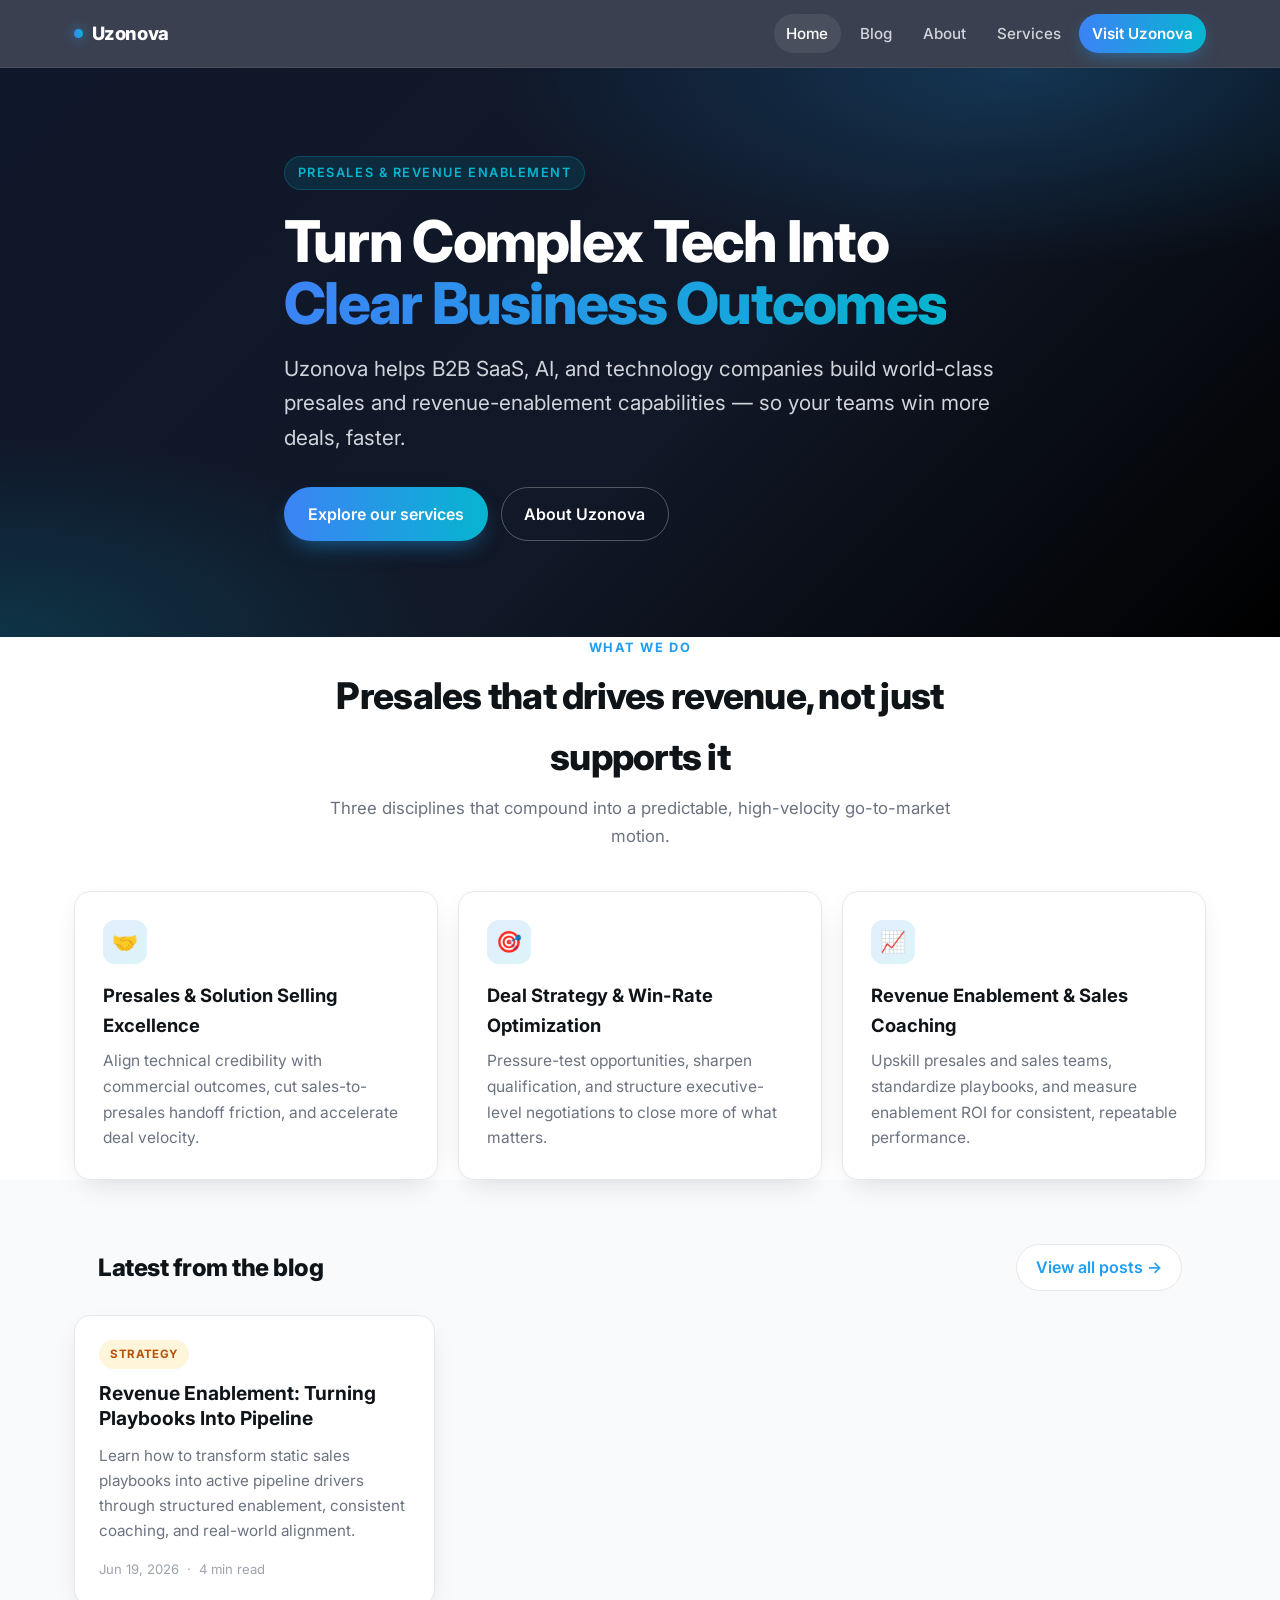
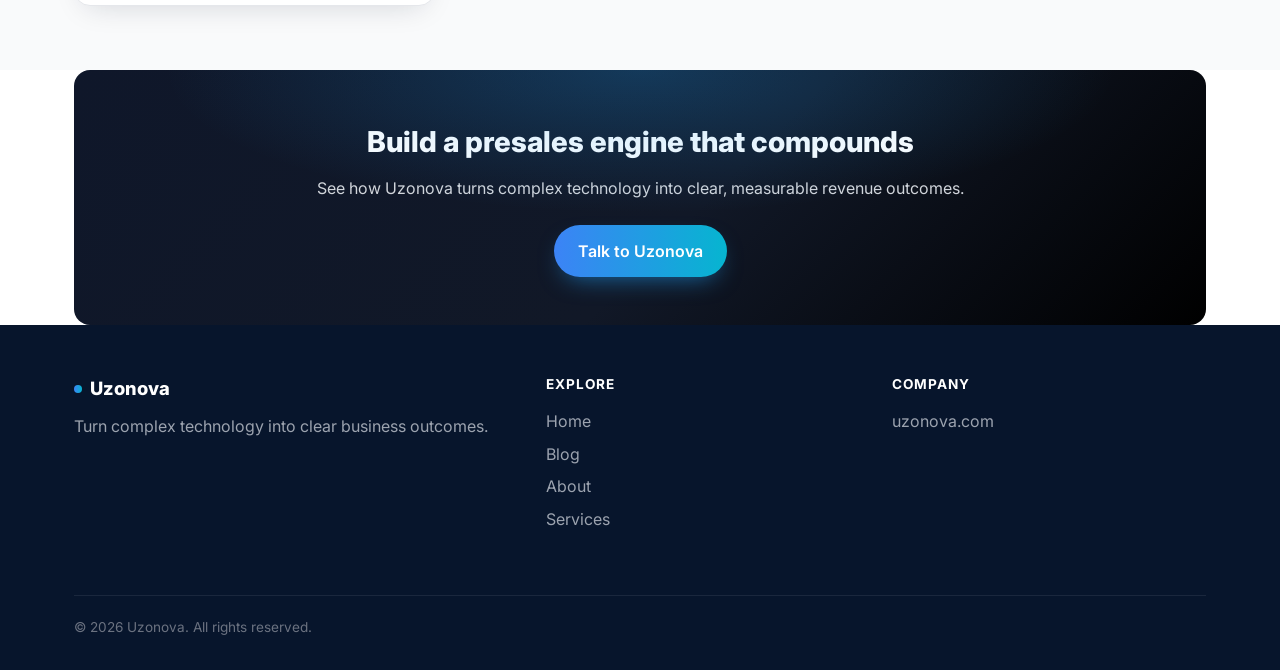
<file: docs/index.html>
<!DOCTYPE html>
<html lang="en">
<head>
  <meta charset="UTF-8">
  <meta name="viewport" content="width=device-width, initial-scale=1.0">
  <title>Uzonova — Presales &amp; Revenue Enablement for B2B Tech</title>
  <meta name="description" content="Uzonova helps B2B SaaS, AI, and technology companies build world-class presales and revenue-enablement capabilities — win more deals, faster.">
  <meta property="og:title" content="Uzonova — Presales &amp; Revenue Enablement for B2B Tech">
  <meta property="og:description" content="Build world-class presales and revenue-enablement capabilities. Turn complex technology into clear business outcomes.">
  <meta property="og:type" content="website">
  <meta property="og:url" content="https://agentgrow-io.github.io/uzonova/">
  <link rel="canonical" href="https://agentgrow-io.github.io/uzonova/">
  <link rel="stylesheet" href="css/blog.css">
</head>
<body>
  <div id="site-header"></div>

  <section class="hero">
    <div class="container-narrow">
      <span class="tag">Presales &amp; Revenue Enablement</span>
      <h1>Turn Complex Tech Into <span class="grad-text">Clear Business Outcomes</span></h1>
      <p class="subtitle">Uzonova helps B2B SaaS, AI, and technology companies build world-class presales and revenue-enablement capabilities — so your teams win more deals, faster.</p>
      <div class="hero-cta">
        <a class="btn-lime" href="services.html">Explore our services</a>
        <a class="btn-outline" href="about.html">About Uzonova</a>
      </div>
    </div>
  </section>

  <section class="container">
    <div class="section-head reveal">
      <p class="eyebrow">What we do</p>
      <h2>Presales that drives revenue, not just supports it</h2>
      <p>Three disciplines that compound into a predictable, high-velocity go-to-market motion.</p>
    </div>
    <div class="feature-grid">
      <div class="feature reveal"><div class="ic">🤝</div><h3>Presales &amp; Solution Selling Excellence</h3><p>Align technical credibility with commercial outcomes, cut sales-to-presales handoff friction, and accelerate deal velocity.</p></div>
      <div class="feature reveal"><div class="ic">🎯</div><h3>Deal Strategy &amp; Win-Rate Optimization</h3><p>Pressure-test opportunities, sharpen qualification, and structure executive-level negotiations to close more of what matters.</p></div>
      <div class="feature reveal"><div class="ic">📈</div><h3>Revenue Enablement &amp; Sales Coaching</h3><p>Upskill presales and sales teams, standardize playbooks, and measure enablement ROI for consistent, repeatable performance.</p></div>
    </div>
  </section>

  <section class="blog-section">
    <div class="container">
      <div class="scroller-head reveal" style="margin-bottom:1.5rem">
        <h2>Latest from the blog</h2>
        <a href="blog.html" style="display:inline-flex;align-items:center;gap:.4rem;color:var(--azure);font-weight:600;border:1px solid var(--gray-200);background:#fff;padding:.6rem 1.2rem;border-radius:var(--radius-pill)">View all posts &rarr;</a>
      </div>
      <div class="card-grid" id="latest-posts"></div>
      <div class="empty-state" id="latest-empty" style="display:none">
        <p style="font-size:1.125rem;font-weight:600;color:var(--ink)">First post coming soon.</p>
        <p>Insights on presales, solution selling, and revenue enablement are on the way.</p>
      </div>
    </div>
  </section>

  <section class="container">
    <div class="cta-band reveal">
      <h2>Build a presales engine that compounds</h2>
      <p>See how Uzonova turns complex technology into clear, measurable revenue outcomes.</p>
      <a class="btn-lime" href="https://uzonova.com/" target="_blank" rel="noopener">Talk to Uzonova</a>
    </div>
  </section>

  <div id="site-footer"></div>
  <script src="js/site.js" defer></script>
</body>
</html>
</file>
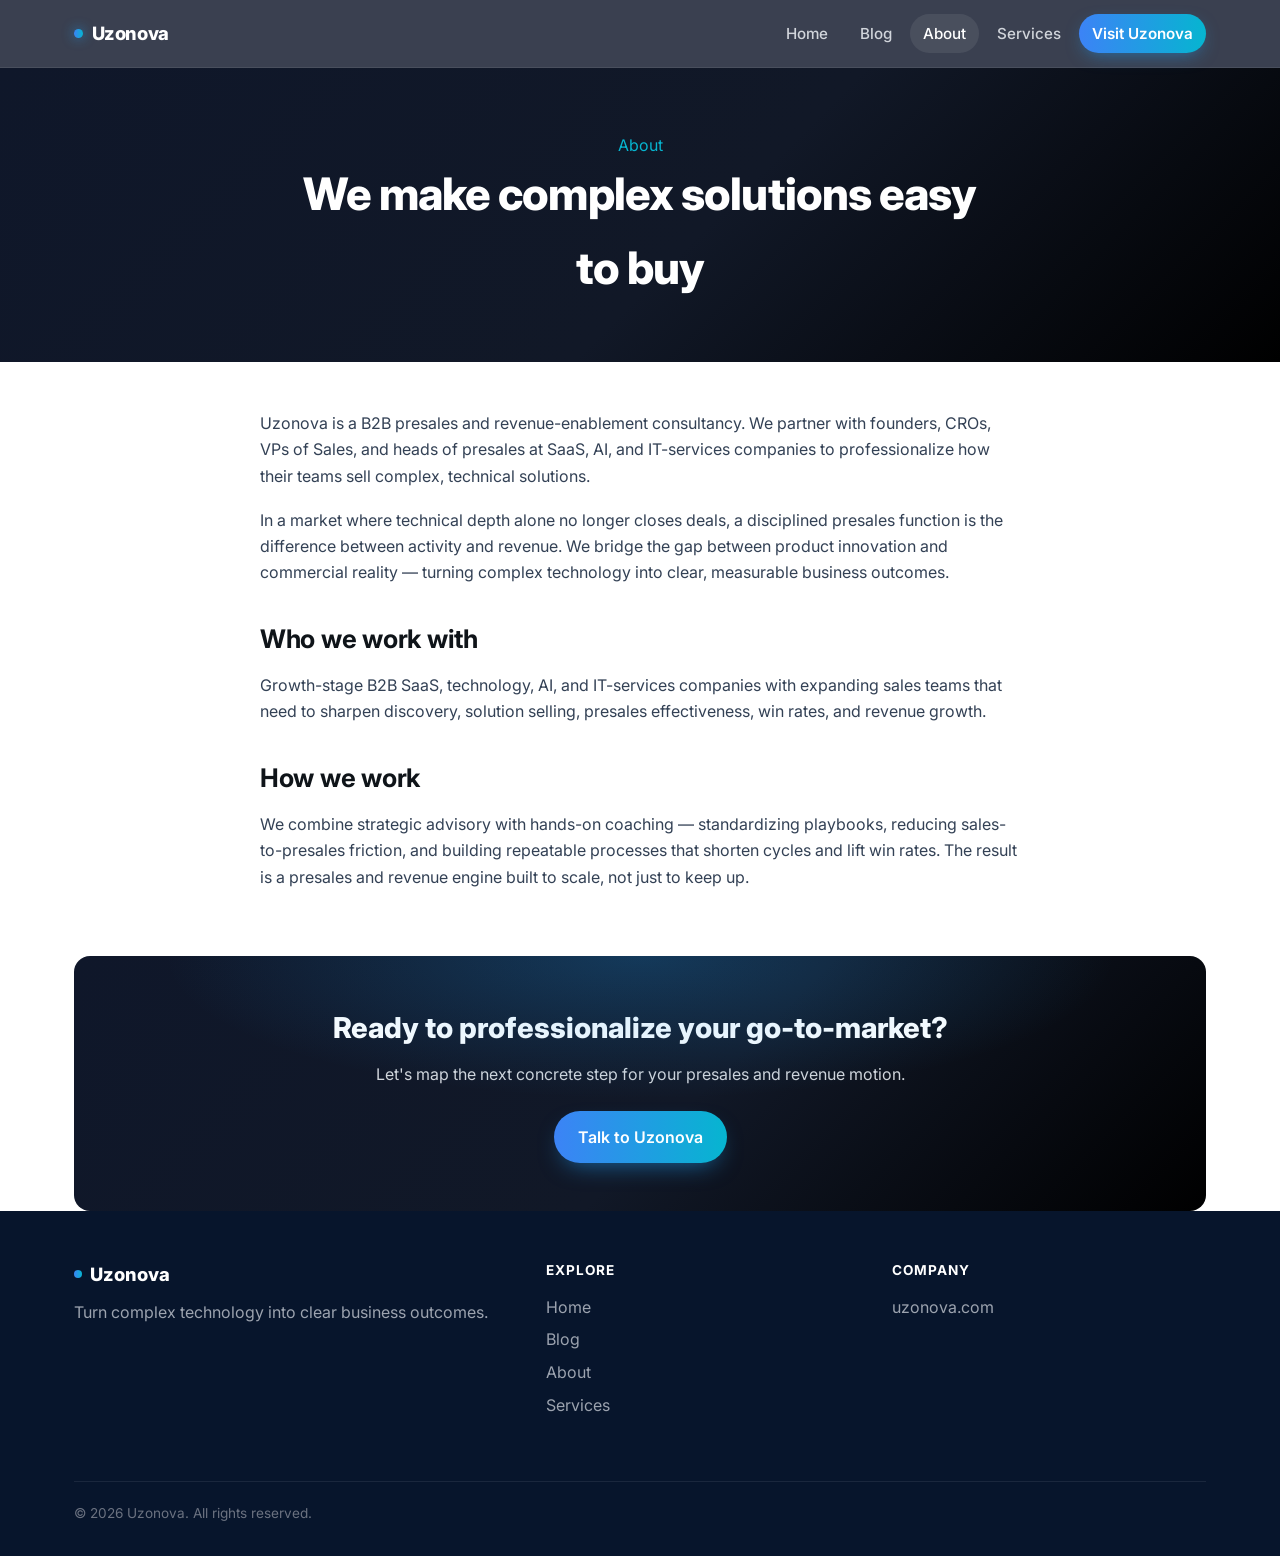
<file: docs/about.html>
<!DOCTYPE html>
<html lang="en">
<head>
  <meta charset="UTF-8">
  <meta name="viewport" content="width=device-width, initial-scale=1.0">
  <title>About — Uzonova</title>
  <meta name="description" content="Uzonova is a B2B presales and revenue-enablement consultancy helping SaaS, AI, and technology companies professionalize how they sell complex solutions.">
  <meta property="og:title" content="About — Uzonova">
  <meta property="og:description" content="A B2B presales and revenue-enablement consultancy for SaaS, AI, and technology companies.">
  <meta property="og:type" content="website">
  <meta property="og:url" content="https://agentgrow-io.github.io/uzonova/about.html">
  <link rel="canonical" href="https://agentgrow-io.github.io/uzonova/about.html">
  <link rel="stylesheet" href="css/blog.css">
</head>
<body>
  <div id="site-header"></div>

  <section class="page-hero">
    <div class="container-narrow">
      <span class="tag">About</span>
      <h1>We make complex solutions easy to buy</h1>
    </div>
  </section>

  <section class="container-narrow article-body reveal">
    <p>Uzonova is a B2B presales and revenue-enablement consultancy. We partner with founders, CROs, VPs of Sales, and heads of presales at SaaS, AI, and IT-services companies to professionalize how their teams sell complex, technical solutions.</p>
    <p>In a market where technical depth alone no longer closes deals, a disciplined presales function is the difference between activity and revenue. We bridge the gap between product innovation and commercial reality — turning complex technology into clear, measurable business outcomes.</p>
    <h2>Who we work with</h2>
    <p>Growth-stage B2B SaaS, technology, AI, and IT-services companies with expanding sales teams that need to sharpen discovery, solution selling, presales effectiveness, win rates, and revenue growth.</p>
    <h2>How we work</h2>
    <p>We combine strategic advisory with hands-on coaching — standardizing playbooks, reducing sales-to-presales friction, and building repeatable processes that shorten cycles and lift win rates. The result is a presales and revenue engine built to scale, not just to keep up.</p>
  </section>

  <section class="container">
    <div class="cta-band reveal">
      <h2>Ready to professionalize your go-to-market?</h2>
      <p>Let's map the next concrete step for your presales and revenue motion.</p>
      <a class="btn-lime" href="https://uzonova.com/" target="_blank" rel="noopener">Talk to Uzonova</a>
    </div>
  </section>

  <div id="site-footer"></div>
  <script src="js/site.js" defer></script>
</body>
</html>
</file>
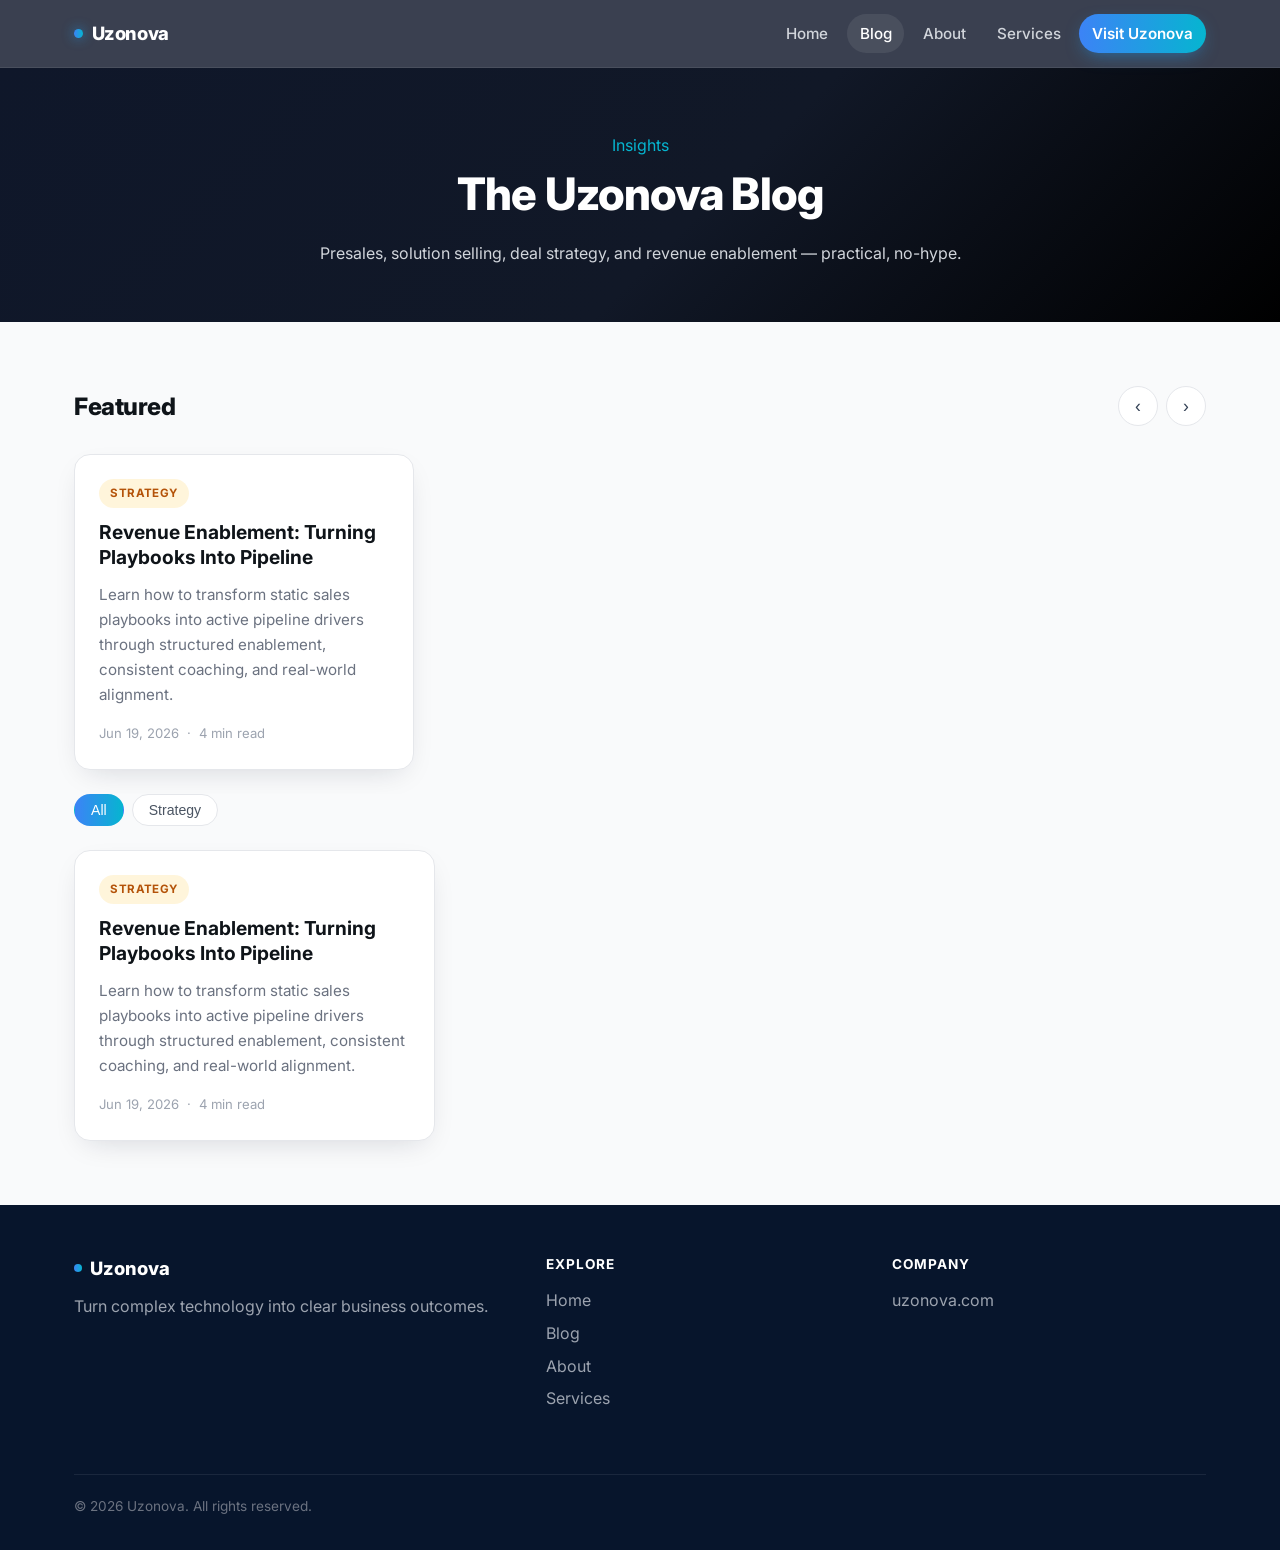
<file: docs/blog.html>
<!DOCTYPE html>
<html lang="en">
<head>
  <meta charset="UTF-8">
  <meta name="viewport" content="width=device-width, initial-scale=1.0">
  <title>Blog — Uzonova</title>
  <meta name="description" content="Insights on presales, solution selling, deal strategy, and revenue enablement for B2B SaaS and technology teams — from Uzonova.">
  <meta property="og:title" content="Blog — Uzonova">
  <meta property="og:description" content="Presales, solution selling, and revenue-enablement insights for B2B technology teams.">
  <meta property="og:type" content="website">
  <meta property="og:url" content="https://agentgrow-io.github.io/uzonova/blog.html">
  <link rel="canonical" href="https://agentgrow-io.github.io/uzonova/blog.html">
  <link rel="stylesheet" href="css/blog.css">
</head>
<body>
  <div id="site-header"></div>

  <section class="page-hero">
    <div class="container-narrow">
      <span class="tag">Insights</span>
      <h1>The Uzonova Blog</h1>
      <p class="subtitle" style="color:var(--gray-300);margin-top:.5rem">Presales, solution selling, deal strategy, and revenue enablement — practical, no-hype.</p>
    </div>
  </section>

  <section class="blog-section">
    <div class="blog-featured">
      <div class="scroller-head reveal">
        <h2>Featured</h2>
        <div class="scroller-ctrls">
          <button data-scroll="prev" aria-label="Scroll left">&#8249;</button>
          <button data-scroll="next" aria-label="Scroll right">&#8250;</button>
        </div>
      </div>
      <div class="scroller" id="featured-scroller"></div>
    </div>
    <div class="container">
      <div class="filters" id="filters"></div>
      <div class="card-grid" id="posts-grid"></div>
      <div class="empty-state" id="empty-state" style="display:none">
        <p style="font-size:1.125rem;font-weight:600;color:var(--ink)">First post coming soon.</p>
        <p>Insights on presales, solution selling, and revenue enablement are on the way.</p>
      </div>
    </div>
  </section>

  <div id="site-footer"></div>
  <script src="js/site.js" defer></script>
</body>
</html>
</file>
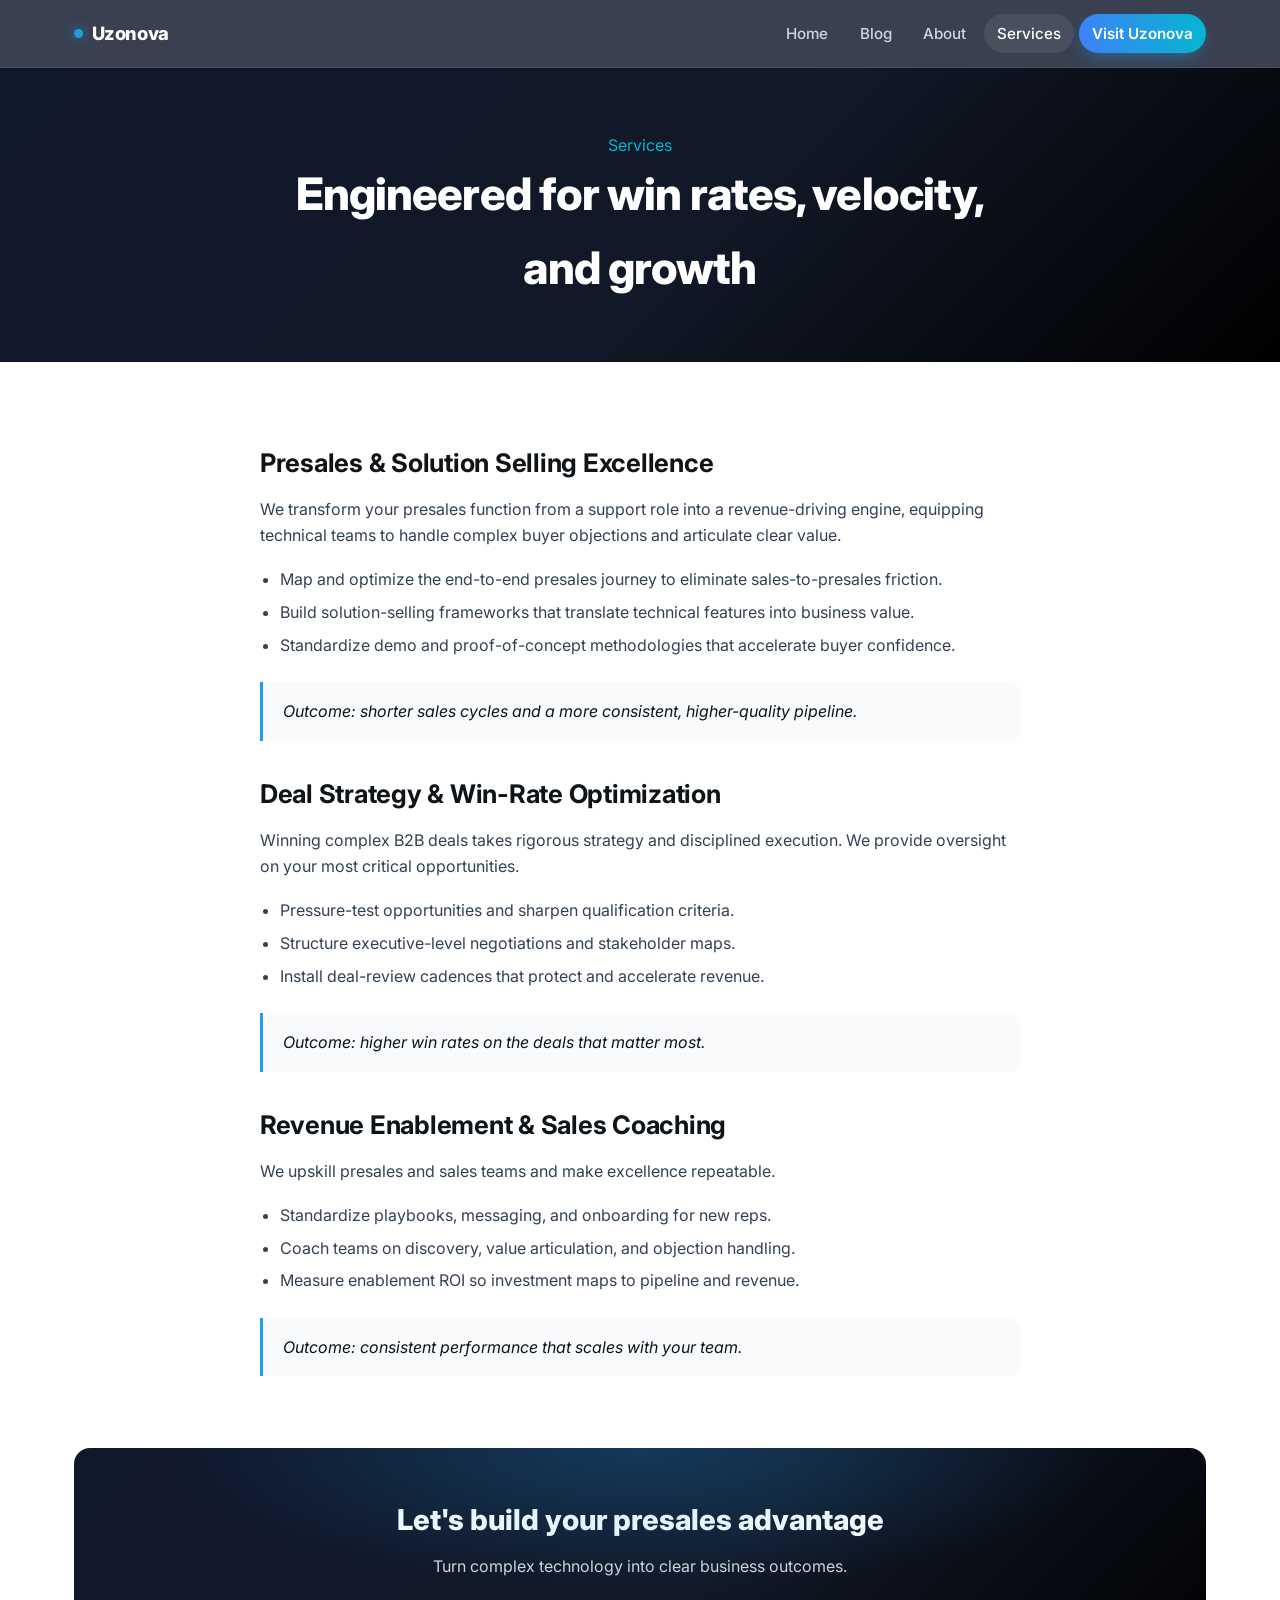
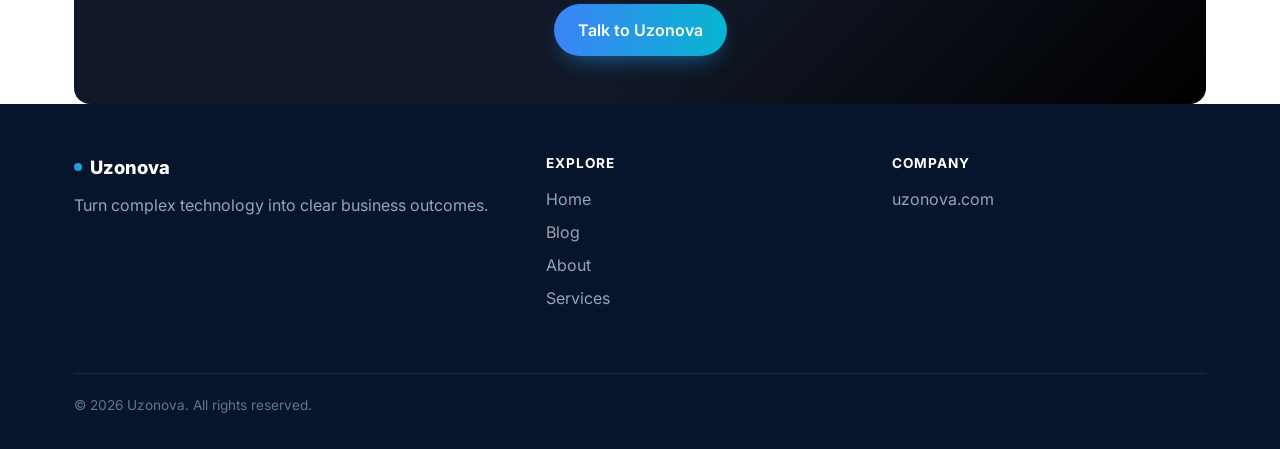
<file: docs/services.html>
<!DOCTYPE html>
<html lang="en">
<head>
  <meta charset="UTF-8">
  <meta name="viewport" content="width=device-width, initial-scale=1.0">
  <title>Services — Uzonova</title>
  <meta name="description" content="Uzonova services: presales &amp; solution selling excellence, deal strategy &amp; win-rate optimization, and revenue enablement &amp; sales coaching.">
  <meta property="og:title" content="Services — Uzonova">
  <meta property="og:description" content="Presales excellence, deal strategy, and revenue enablement for B2B technology teams.">
  <meta property="og:type" content="website">
  <meta property="og:url" content="https://agentgrow-io.github.io/uzonova/services.html">
  <link rel="canonical" href="https://agentgrow-io.github.io/uzonova/services.html">
  <link rel="stylesheet" href="css/blog.css">
</head>
<body>
  <div id="site-header"></div>

  <section class="page-hero">
    <div class="container-narrow">
      <span class="tag">Services</span>
      <h1>Engineered for win rates, velocity, and growth</h1>
    </div>
  </section>

  <section class="container-narrow article-body reveal">
    <h2>Presales &amp; Solution Selling Excellence</h2>
    <p>We transform your presales function from a support role into a revenue-driving engine, equipping technical teams to handle complex buyer objections and articulate clear value.</p>
    <ul>
      <li>Map and optimize the end-to-end presales journey to eliminate sales-to-presales friction.</li>
      <li>Build solution-selling frameworks that translate technical features into business value.</li>
      <li>Standardize demo and proof-of-concept methodologies that accelerate buyer confidence.</li>
    </ul>
    <blockquote>Outcome: shorter sales cycles and a more consistent, higher-quality pipeline.</blockquote>

    <h2>Deal Strategy &amp; Win-Rate Optimization</h2>
    <p>Winning complex B2B deals takes rigorous strategy and disciplined execution. We provide oversight on your most critical opportunities.</p>
    <ul>
      <li>Pressure-test opportunities and sharpen qualification criteria.</li>
      <li>Structure executive-level negotiations and stakeholder maps.</li>
      <li>Install deal-review cadences that protect and accelerate revenue.</li>
    </ul>
    <blockquote>Outcome: higher win rates on the deals that matter most.</blockquote>

    <h2>Revenue Enablement &amp; Sales Coaching</h2>
    <p>We upskill presales and sales teams and make excellence repeatable.</p>
    <ul>
      <li>Standardize playbooks, messaging, and onboarding for new reps.</li>
      <li>Coach teams on discovery, value articulation, and objection handling.</li>
      <li>Measure enablement ROI so investment maps to pipeline and revenue.</li>
    </ul>
    <blockquote>Outcome: consistent performance that scales with your team.</blockquote>
  </section>

  <section class="container">
    <div class="cta-band reveal">
      <h2>Let's build your presales advantage</h2>
      <p>Turn complex technology into clear business outcomes.</p>
      <a class="btn-lime" href="https://uzonova.com/" target="_blank" rel="noopener">Talk to Uzonova</a>
    </div>
  </section>

  <div id="site-footer"></div>
  <script src="js/site.js" defer></script>
</body>
</html>
</file>
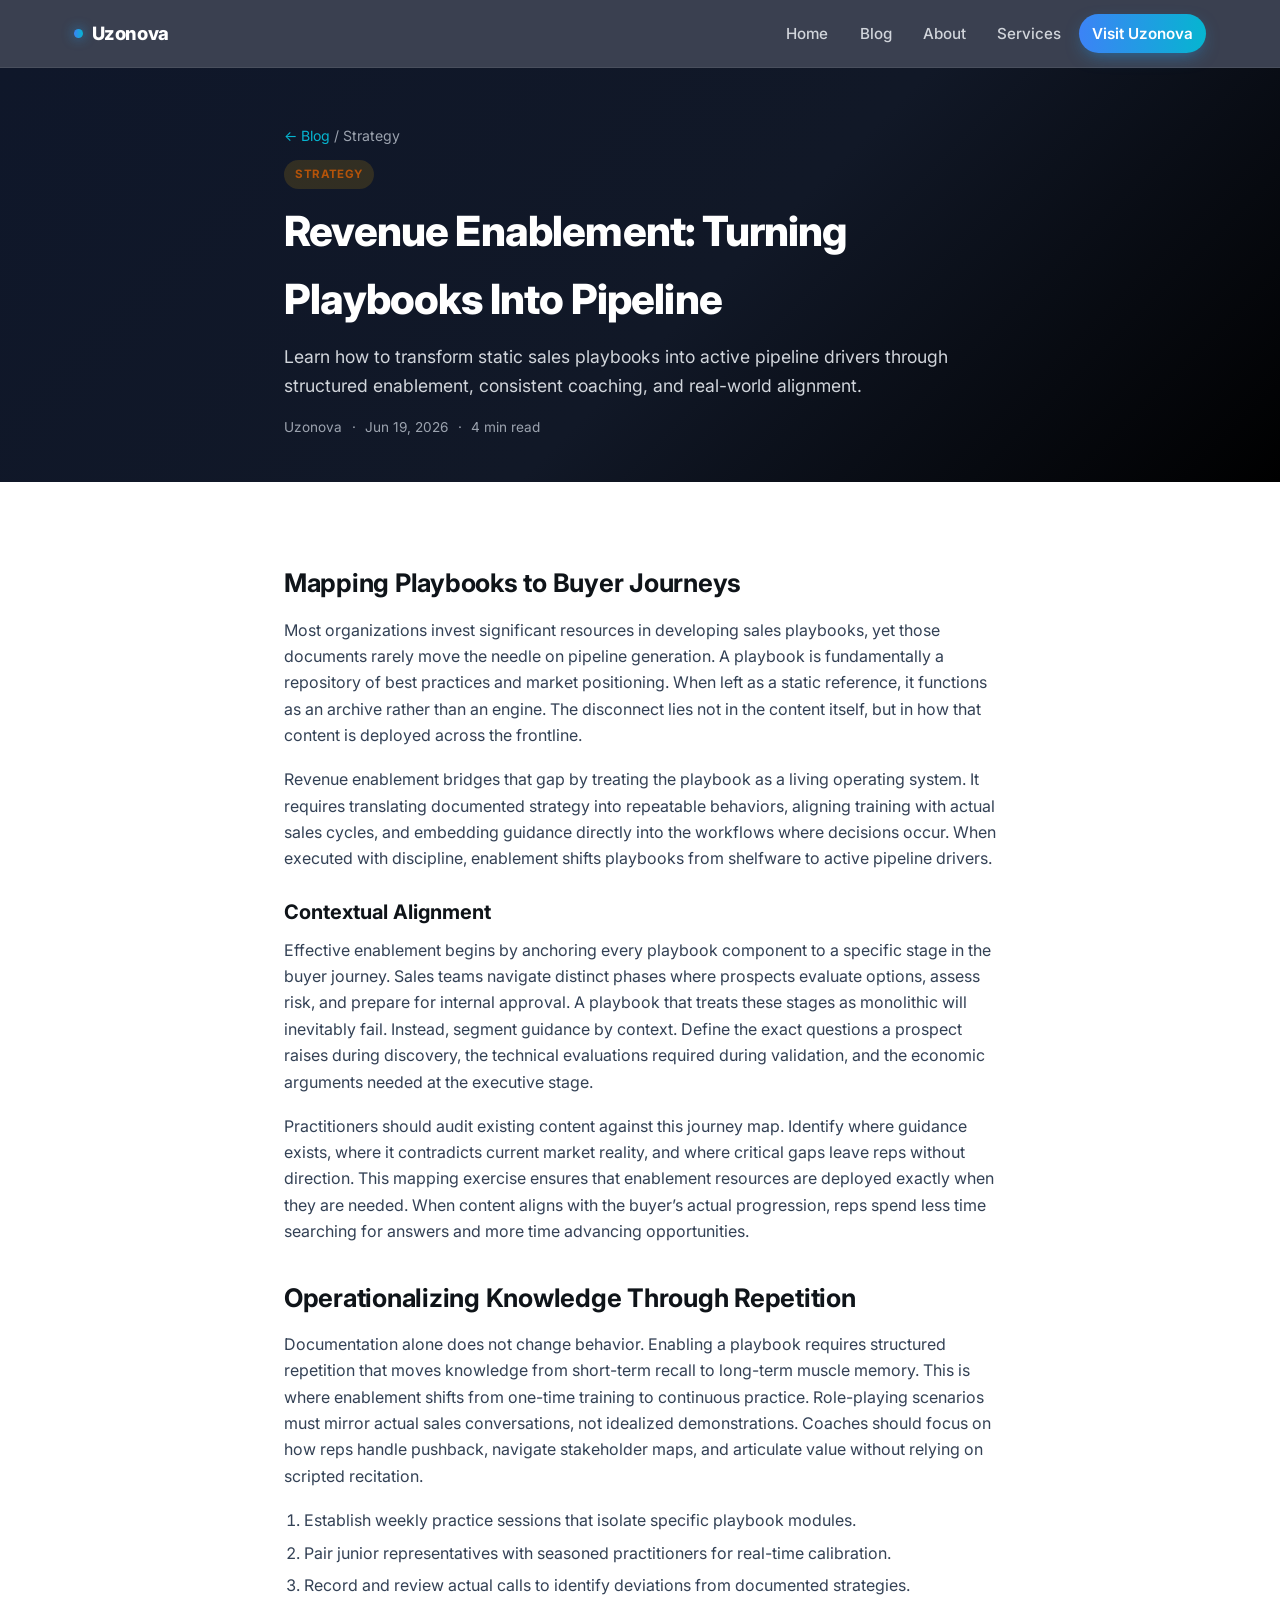
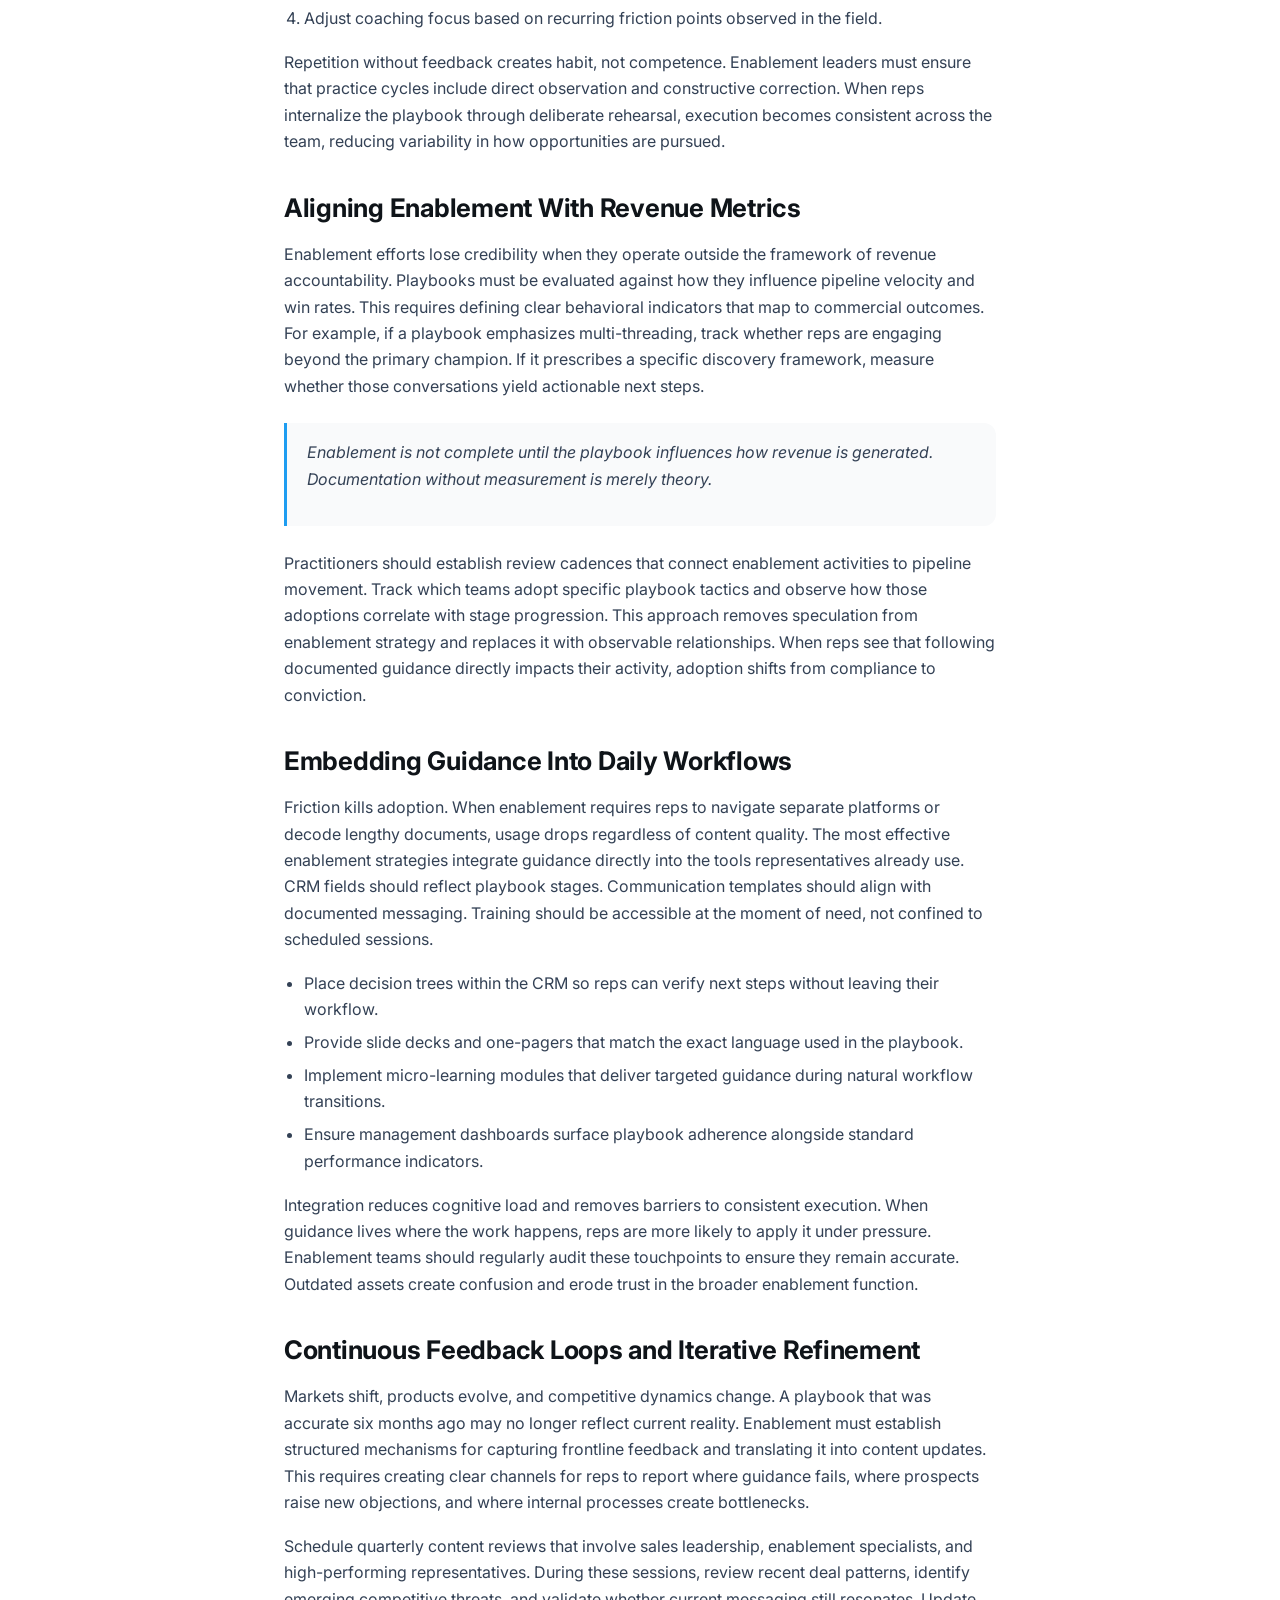
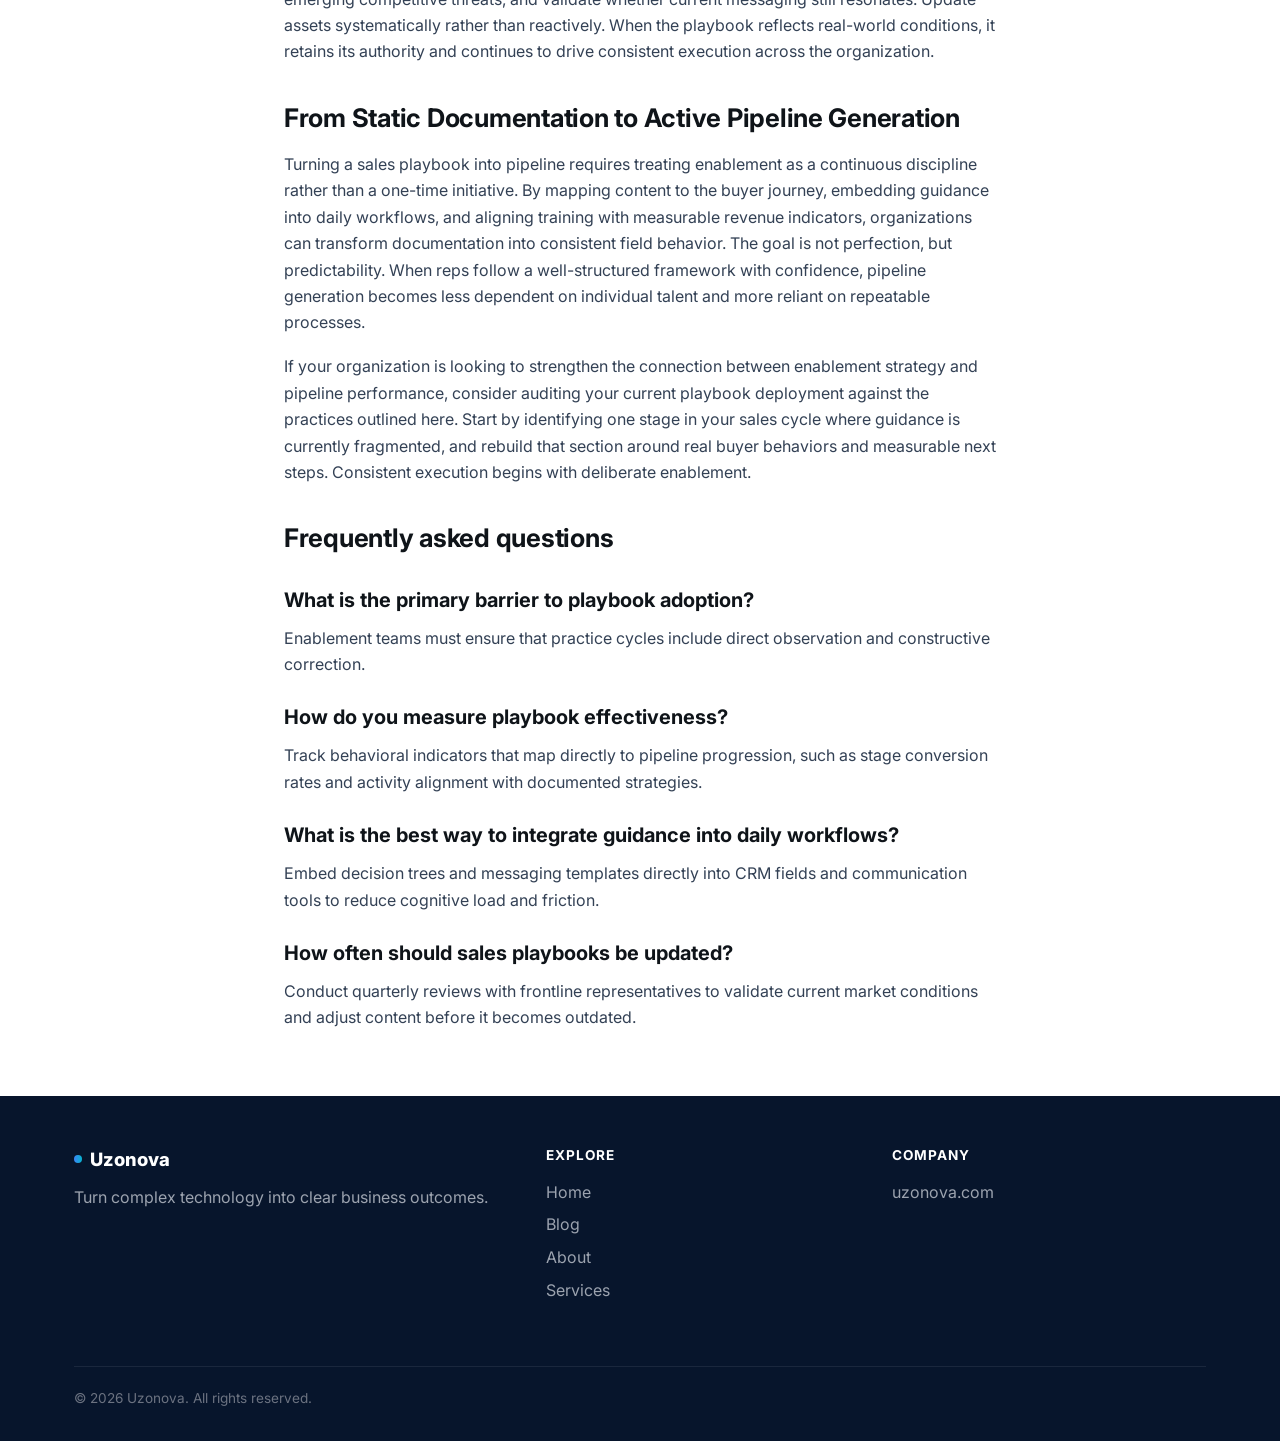
<file: docs/posts/revenue-enablement-turning-playbooks-into-pipeline.html>
<!DOCTYPE html>
<html lang="en">
<head>
  <meta charset="UTF-8">
  <meta name="viewport" content="width=device-width, initial-scale=1.0">
  <title>Revenue Enablement: Turning Playbooks Into Pipeline — Uzonova</title>
  <meta name="description" content="Learn how to transform static sales playbooks into active pipeline drivers through structured enablement, consistent coaching, and real-world alignment.">
  <meta property="og:title" content="Revenue Enablement: Turning Playbooks Into Pipeline">
  <meta property="og:description" content="Learn how to transform static sales playbooks into active pipeline drivers through structured enablement, consistent coaching, and real-world alignment.">
  <meta property="og:type" content="article">
  <meta property="og:url" content="https://agentgrow-io.github.io/uzonova/posts/revenue-enablement-turning-playbooks-into-pipeline.html">
  <meta property="article:published_time" content="2026-06-19">
  <meta name="twitter:card" content="summary">
  <link rel="canonical" href="https://agentgrow-io.github.io/uzonova/posts/revenue-enablement-turning-playbooks-into-pipeline.html">
  <link rel="stylesheet" href="../css/blog.css">
  <script type="application/ld+json">
  {"@context": "https://schema.org", "@type": "BlogPosting", "headline": "Revenue Enablement: Turning Playbooks Into Pipeline", "description": "Learn how to transform static sales playbooks into active pipeline drivers through structured enablement, consistent coaching, and real-world alignment.", "datePublished": "2026-06-19", "dateModified": "2026-06-19", "author": {"@type": "Organization", "name": "Uzonova"}, "publisher": {"@type": "Organization", "name": "Uzonova"}, "mainEntityOfPage": "https://agentgrow-io.github.io/uzonova/posts/revenue-enablement-turning-playbooks-into-pipeline.html"}
  </script>
  <script type="application/ld+json">
  {"@context": "https://schema.org", "@type": "FAQPage", "mainEntity": [{"@type": "Question", "name": "What is the primary barrier to playbook adoption?", "acceptedAnswer": {"@type": "Answer", "text": "Enablement teams must ensure that practice cycles include direct observation and constructive correction."}}, {"@type": "Question", "name": "How do you measure playbook effectiveness?", "acceptedAnswer": {"@type": "Answer", "text": "Track behavioral indicators that map directly to pipeline progression, such as stage conversion rates and activity alignment with documented strategies."}}, {"@type": "Question", "name": "What is the best way to integrate guidance into daily workflows?", "acceptedAnswer": {"@type": "Answer", "text": "Embed decision trees and messaging templates directly into CRM fields and communication tools to reduce cognitive load and friction."}}, {"@type": "Question", "name": "How often should sales playbooks be updated?", "acceptedAnswer": {"@type": "Answer", "text": "Conduct quarterly reviews with frontline representatives to validate current market conditions and adjust content before it becomes outdated."}}]}
  </script>
</head>
<body>

  <div id="site-header"></div>

  <!-- Article Header -->
  <div class="article-header">
    <div class="container-narrow">
      <p class="breadcrumb"><a href="../">&larr; Blog</a> / Strategy</p>
      <span class="badge badge-strategy">Strategy</span>
      <h1>Revenue Enablement: Turning Playbooks Into Pipeline</h1>
      <p class="excerpt-text">Learn how to transform static sales playbooks into active pipeline drivers through structured enablement, consistent coaching, and real-world alignment.</p>
      <div class="meta">
        <span>Uzonova</span>
        <span>&middot;</span>
        <span>Jun 19, 2026</span>
        <span>&middot;</span>
        <span>4 min read</span>
      </div>
    </div>
  </div>

  <!-- Article Body -->
  <div class="article-body">
    <div class="container-narrow">
<h2>Mapping Playbooks to Buyer Journeys</h2>
<p>Most organizations invest significant resources in developing sales playbooks, yet those documents rarely move the needle on pipeline generation. A playbook is fundamentally a repository of best practices and market positioning. When left as a static reference, it functions as an archive rather than an engine. The disconnect lies not in the content itself, but in how that content is deployed across the frontline.</p>
<p>Revenue enablement bridges that gap by treating the playbook as a living operating system. It requires translating documented strategy into repeatable behaviors, aligning training with actual sales cycles, and embedding guidance directly into the workflows where decisions occur. When executed with discipline, enablement shifts playbooks from shelfware to active pipeline drivers.</p>
<h3>Contextual Alignment</h3>
<p>Effective enablement begins by anchoring every playbook component to a specific stage in the buyer journey. Sales teams navigate distinct phases where prospects evaluate options, assess risk, and prepare for internal approval. A playbook that treats these stages as monolithic will inevitably fail. Instead, segment guidance by context. Define the exact questions a prospect raises during discovery, the technical evaluations required during validation, and the economic arguments needed at the executive stage.</p>
<p>Practitioners should audit existing content against this journey map. Identify where guidance exists, where it contradicts current market reality, and where critical gaps leave reps without direction. This mapping exercise ensures that enablement resources are deployed exactly when they are needed. When content aligns with the buyer’s actual progression, reps spend less time searching for answers and more time advancing opportunities.</p>
<h2>Operationalizing Knowledge Through Repetition</h2>
<p>Documentation alone does not change behavior. Enabling a playbook requires structured repetition that moves knowledge from short-term recall to long-term muscle memory. This is where enablement shifts from one-time training to continuous practice. Role-playing scenarios must mirror actual sales conversations, not idealized demonstrations. Coaches should focus on how reps handle pushback, navigate stakeholder maps, and articulate value without relying on scripted recitation.</p>
<ol>
<li>Establish weekly practice sessions that isolate specific playbook modules.</li>
<li>Pair junior representatives with seasoned practitioners for real-time calibration.</li>
<li>Record and review actual calls to identify deviations from documented strategies.</li>
<li>Adjust coaching focus based on recurring friction points observed in the field.</li>
</ol>
<p>Repetition without feedback creates habit, not competence. Enablement leaders must ensure that practice cycles include direct observation and constructive correction. When reps internalize the playbook through deliberate rehearsal, execution becomes consistent across the team, reducing variability in how opportunities are pursued.</p>
<h2>Aligning Enablement With Revenue Metrics</h2>
<p>Enablement efforts lose credibility when they operate outside the framework of revenue accountability. Playbooks must be evaluated against how they influence pipeline velocity and win rates. This requires defining clear behavioral indicators that map to commercial outcomes. For example, if a playbook emphasizes multi-threading, track whether reps are engaging beyond the primary champion. If it prescribes a specific discovery framework, measure whether those conversations yield actionable next steps.</p>
<blockquote>
<p>Enablement is not complete until the playbook influences how revenue is generated. Documentation without measurement is merely theory.</p>
</blockquote>
<p>Practitioners should establish review cadences that connect enablement activities to pipeline movement. Track which teams adopt specific playbook tactics and observe how those adoptions correlate with stage progression. This approach removes speculation from enablement strategy and replaces it with observable relationships. When reps see that following documented guidance directly impacts their activity, adoption shifts from compliance to conviction.</p>
<h2>Embedding Guidance Into Daily Workflows</h2>
<p>Friction kills adoption. When enablement requires reps to navigate separate platforms or decode lengthy documents, usage drops regardless of content quality. The most effective enablement strategies integrate guidance directly into the tools representatives already use. CRM fields should reflect playbook stages. Communication templates should align with documented messaging. Training should be accessible at the moment of need, not confined to scheduled sessions.</p>
<ul>
<li>Place decision trees within the CRM so reps can verify next steps without leaving their workflow.</li>
<li>Provide slide decks and one-pagers that match the exact language used in the playbook.</li>
<li>Implement micro-learning modules that deliver targeted guidance during natural workflow transitions.</li>
<li>Ensure management dashboards surface playbook adherence alongside standard performance indicators.</li>
</ul>
<p>Integration reduces cognitive load and removes barriers to consistent execution. When guidance lives where the work happens, reps are more likely to apply it under pressure. Enablement teams should regularly audit these touchpoints to ensure they remain accurate. Outdated assets create confusion and erode trust in the broader enablement function.</p>
<h2>Continuous Feedback Loops and Iterative Refinement</h2>
<p>Markets shift, products evolve, and competitive dynamics change. A playbook that was accurate six months ago may no longer reflect current reality. Enablement must establish structured mechanisms for capturing frontline feedback and translating it into content updates. This requires creating clear channels for reps to report where guidance fails, where prospects raise new objections, and where internal processes create bottlenecks.</p>
<p>Schedule quarterly content reviews that involve sales leadership, enablement specialists, and high-performing representatives. During these sessions, review recent deal patterns, identify emerging competitive threats, and validate whether current messaging still resonates. Update assets systematically rather than reactively. When the playbook reflects real-world conditions, it retains its authority and continues to drive consistent execution across the organization.</p>
<h2>From Static Documentation to Active Pipeline Generation</h2>
<p>Turning a sales playbook into pipeline requires treating enablement as a continuous discipline rather than a one-time initiative. By mapping content to the buyer journey, embedding guidance into daily workflows, and aligning training with measurable revenue indicators, organizations can transform documentation into consistent field behavior. The goal is not perfection, but predictability. When reps follow a well-structured framework with confidence, pipeline generation becomes less dependent on individual talent and more reliant on repeatable processes.</p>
<p>If your organization is looking to strengthen the connection between enablement strategy and pipeline performance, consider auditing your current playbook deployment against the practices outlined here. Start by identifying one stage in your sales cycle where guidance is currently fragmented, and rebuild that section around real buyer behaviors and measurable next steps. Consistent execution begins with deliberate enablement.</p>

      <h2 id="faq">Frequently asked questions</h2>
      <h3>What is the primary barrier to playbook adoption?</h3>
      <p>Enablement teams must ensure that practice cycles include direct observation and constructive correction.</p>
      <h3>How do you measure playbook effectiveness?</h3>
      <p>Track behavioral indicators that map directly to pipeline progression, such as stage conversion rates and activity alignment with documented strategies.</p>
      <h3>What is the best way to integrate guidance into daily workflows?</h3>
      <p>Embed decision trees and messaging templates directly into CRM fields and communication tools to reduce cognitive load and friction.</p>
      <h3>How often should sales playbooks be updated?</h3>
      <p>Conduct quarterly reviews with frontline representatives to validate current market conditions and adjust content before it becomes outdated.</p>
    </div>
  </div>

  <!-- Related reading -->
  <div class="container-narrow">
    <div class="internal-links related-posts">
      <h2>Related reading</h2>
      <div class="card-grid" id="related-posts"></div>
    </div>
  </div>

  <div id="site-footer"></div>
  <script src="../js/site.js" defer></script>

</body>
</html>
</file>
<file: docs/css/blog.css>
/* Uzonova blog — premium theme, palette matched to uzonova.com
   navy #0F172A/#07152C · azure #1E9DF1 · gradient #3C83F6→#06B5D0 · Inter */
@import url('https://fonts.googleapis.com/css2?family=Inter:wght@400;500;600;700;800&display=swap');

:root {
  --navy:#0F172A; --navy-2:#111827; --navy-deep:#07152C; --black:#000;
  --ink:#0F1419; --slate-700:#334155; --slate-500:#64748B;
  --azure:#1E9DF1; --blue:#3C83F6; --cyan:#06B5D0; --teal:#10B77F; --amber:#FAB505;
  --white:#fff; --gray-50:#F9FAFB; --gray-100:#F3F4F6; --gray-200:#E5E7EB;
  --gray-300:#D1D5DB; --gray-400:#9CA3AF; --gray-500:#6B7280; --gray-600:#4B5563;
  --grad:linear-gradient(90deg,var(--blue),var(--cyan));
  --grad-hero:linear-gradient(135deg,#0F172A 0%,#111827 55%,#000 100%);
  --radius:16px; --radius-sm:12px; --radius-pill:999px;
  --shadow:0 10px 30px -12px rgba(15,23,42,.18); --shadow-lg:0 24px 60px -20px rgba(15,23,42,.30);
  --maxw:1180px; --ease:cubic-bezier(.22,.61,.36,1);
}
*,*::before,*::after{box-sizing:border-box;margin:0;padding:0}
html{-webkit-font-smoothing:antialiased;-moz-osx-font-smoothing:grayscale;scroll-behavior:smooth}
body{font-family:'Inter',-apple-system,BlinkMacSystemFont,'Segoe UI',Roboto,sans-serif;
  background:var(--white);color:var(--ink);line-height:1.65;min-height:100vh}
img{max-width:100%;height:auto;display:block}
a{color:var(--azure);text-decoration:none;transition:color .2s var(--ease)}
a:hover{color:var(--blue)}
.container{max-width:var(--maxw);margin:0 auto;padding:0 1.5rem}
.container-narrow{max-width:760px;margin:0 auto;padding:0 1.5rem}
.grad-text{background:var(--grad);-webkit-background-clip:text;background-clip:text;-webkit-text-fill-color:transparent}

/* ── Header (glassy sticky; injected by js/site.js) ────────────────── */
.site-header{position:sticky;top:0;z-index:50;background:rgba(15,23,42,.82);
  backdrop-filter:saturate(160%) blur(12px);-webkit-backdrop-filter:saturate(160%) blur(12px);
  border-bottom:1px solid rgba(255,255,255,.08)}
.site-header .inner{max-width:var(--maxw);margin:0 auto;padding:.85rem 1.5rem;
  display:flex;align-items:center;justify-content:space-between;gap:1rem}
.site-header .logo{display:flex;align-items:center;gap:.55rem;font-weight:800;font-size:1.15rem;
  color:#fff;letter-spacing:-.02em}
.site-header .logo:hover{color:#fff}
.site-header .logo .dot{width:.55rem;height:.55rem;border-radius:50%;background:var(--grad);box-shadow:0 0 12px rgba(30,157,241,.7)}
.site-header nav{display:flex;align-items:center;gap:.35rem}
.site-header nav a{color:var(--gray-300);font-weight:500;font-size:.95rem;padding:.45rem .8rem;border-radius:var(--radius-pill);transition:all .2s var(--ease)}
.site-header nav a:hover,.site-header nav a.active{color:#fff;background:rgba(255,255,255,.08)}
.site-header nav a.cta{background:var(--grad);color:#fff;font-weight:600;box-shadow:0 6px 18px -6px rgba(30,157,241,.6)}
.site-header nav a.cta:hover{filter:brightness(1.08);color:#fff}
.nav-toggle{display:none;background:none;border:0;color:#fff;font-size:1.5rem;cursor:pointer}

/* ── Hero ──────────────────────────────────────────────────────────── */
.hero{background:var(--grad-hero);color:#fff;padding:5.5rem 0 6rem;position:relative;overflow:hidden}
.hero::after{content:"";position:absolute;inset:0;background:
  radial-gradient(60% 50% at 80% 0%,rgba(30,157,241,.22),transparent 70%),
  radial-gradient(50% 50% at 0% 100%,rgba(6,181,208,.18),transparent 70%);pointer-events:none}
.hero .container-narrow{position:relative;z-index:1}
.hero .tag{display:inline-block;font-size:.8rem;font-weight:600;letter-spacing:.12em;text-transform:uppercase;
  color:var(--cyan);background:rgba(6,181,208,.12);border:1px solid rgba(6,181,208,.25);
  padding:.35rem .8rem;border-radius:var(--radius-pill);margin-bottom:1.25rem}
.hero h1{font-size:clamp(2.2rem,5vw,3.6rem);line-height:1.08;font-weight:800;letter-spacing:-.03em;color:#fff;margin-bottom:1.1rem}
.hero .subtitle{font-size:clamp(1.05rem,2vw,1.3rem);color:var(--gray-300);max-width:46rem;margin-bottom:2rem}
.hero-cta{display:flex;gap:.8rem;flex-wrap:wrap}
.page-hero{background:var(--grad-hero);color:#fff;padding:4rem 0 3.5rem;text-align:center}
.page-hero .tag{color:var(--cyan)}
.page-hero h1{font-size:clamp(1.9rem,4vw,2.8rem);font-weight:800;color:#fff;letter-spacing:-.02em}

/* ── Buttons ───────────────────────────────────────────────────────── */
.btn-lime,.btn-primary{display:inline-flex;align-items:center;gap:.5rem;background:var(--grad);color:#fff;
  font-weight:600;padding:.8rem 1.5rem;border-radius:var(--radius-pill);transition:all .2s var(--ease);
  box-shadow:0 10px 24px -10px rgba(30,157,241,.65)}
.btn-lime:hover,.btn-primary:hover{color:#fff;filter:brightness(1.08);transform:translateY(-1px)}
.btn-outline{display:inline-flex;align-items:center;gap:.5rem;color:#fff;font-weight:600;padding:.8rem 1.4rem;
  border-radius:var(--radius-pill);border:1px solid rgba(255,255,255,.28);transition:all .2s var(--ease)}
.btn-outline:hover{color:#fff;background:rgba(255,255,255,.1);border-color:rgba(255,255,255,.5)}

/* ── Sections / blocks ─────────────────────────────────────────────── */
section{padding:4rem 0}
.section-head{text-align:center;max-width:42rem;margin:0 auto 2.5rem}
.section-head .eyebrow{font-size:.8rem;font-weight:700;letter-spacing:.12em;text-transform:uppercase;color:var(--azure)}
.section-head h2{font-size:clamp(1.6rem,3.5vw,2.3rem);font-weight:800;letter-spacing:-.02em;color:var(--ink);margin:.5rem 0}
.section-head p{color:var(--gray-500);font-size:1.05rem}
.feature-grid{display:grid;grid-template-columns:repeat(auto-fit,minmax(280px,1fr));gap:1.25rem}
.feature{background:var(--white);border:1px solid var(--gray-200);border-radius:var(--radius);padding:1.75rem;
  box-shadow:var(--shadow);transition:transform .25s var(--ease),box-shadow .25s var(--ease)}
.feature:hover{transform:translateY(-4px);box-shadow:var(--shadow-lg);border-color:rgba(30,157,241,.35)}
.feature .ic{width:2.75rem;height:2.75rem;border-radius:var(--radius-sm);display:grid;place-items:center;
  background:linear-gradient(135deg,rgba(60,131,246,.14),rgba(6,181,208,.14));color:var(--azure);font-size:1.3rem;margin-bottom:1rem}
.feature h3{font-size:1.15rem;font-weight:700;color:var(--ink);margin-bottom:.5rem}
.feature p{color:var(--gray-500);font-size:.97rem}
.alt-bg{background:var(--gray-50)}

/* ── Blog index: featured horizontal scroller + grid ───────────────── */
.blog-section{background:var(--gray-50)}
.scroller-head{display:flex;align-items:center;justify-content:space-between;gap:1rem;max-width:var(--maxw);margin:0 auto 1.25rem;padding:0 1.5rem}
.scroller-head h2{font-size:1.5rem;font-weight:800;color:var(--ink);letter-spacing:-.02em}
.scroller-ctrls{display:flex;gap:.5rem}
.scroller-ctrls button{width:2.5rem;height:2.5rem;border-radius:50%;border:1px solid var(--gray-200);background:#fff;
  color:var(--slate-700);font-size:1.1rem;cursor:pointer;display:grid;place-items:center;transition:all .2s var(--ease)}
.scroller-ctrls button:hover{background:var(--grad);color:#fff;border-color:transparent;box-shadow:var(--shadow)}
.scroller{display:flex;gap:1.25rem;overflow-x:auto;scroll-snap-type:x mandatory;scroll-behavior:smooth;
  padding:.5rem 1.5rem 1.5rem;max-width:var(--maxw);margin:0 auto;scrollbar-width:thin}
.scroller::-webkit-scrollbar{height:8px}
.scroller::-webkit-scrollbar-thumb{background:var(--gray-300);border-radius:99px}
.scroller .card{flex:0 0 340px;scroll-snap-align:start}
.card-grid{display:grid;grid-template-columns:repeat(auto-fill,minmax(320px,1fr));gap:1.5rem}
.card{background:#fff;border:1px solid var(--gray-200);border-radius:var(--radius);padding:1.5rem;
  box-shadow:var(--shadow);transition:transform .25s var(--ease),box-shadow .25s var(--ease),border-color .25s var(--ease);
  display:flex;flex-direction:column;gap:.75rem}
.card:hover{transform:translateY(-5px);box-shadow:var(--shadow-lg);border-color:rgba(30,157,241,.4)}
.card h2,.card h3{font-size:1.2rem;font-weight:700;line-height:1.3;color:var(--ink)}
.card h2 a,.card h3 a{color:var(--ink)}.card h2 a:hover{color:var(--azure)}
.card .excerpt{color:var(--gray-500);font-size:.95rem;flex:1}
.card .card-meta{display:flex;gap:.5rem;align-items:center;color:var(--gray-400);font-size:.82rem;margin-top:.25rem}
.badge{display:inline-block;align-self:flex-start;font-size:.72rem;font-weight:700;letter-spacing:.04em;text-transform:uppercase;
  padding:.3rem .7rem;border-radius:var(--radius-pill);background:rgba(30,157,241,.1);color:var(--azure)}
.badge-platform{background:rgba(60,131,246,.12);color:var(--blue)}
.badge-getting-started{background:rgba(16,183,127,.12);color:var(--teal)}
.badge-how-to{background:rgba(6,181,208,.12);color:var(--cyan)}
.badge-strategy{background:rgba(250,181,5,.14);color:#B45309}
.filters{display:flex;gap:.5rem;flex-wrap:wrap;margin-bottom:1.5rem}
.filter-btn{border:1px solid var(--gray-200);background:#fff;color:var(--gray-600);font-weight:500;font-size:.88rem;
  padding:.45rem 1rem;border-radius:var(--radius-pill);cursor:pointer;transition:all .2s var(--ease)}
.filter-btn:hover{border-color:var(--azure);color:var(--azure)}
.filter-btn.active{background:var(--grad);color:#fff;border-color:transparent}
.empty-state{text-align:center;padding:3rem 1rem;color:var(--gray-500)}

/* ── Article (blog post) ───────────────────────────────────────────── */
.article-header{background:var(--grad-hero);color:#fff;padding:3.5rem 0 2.75rem}
.article-header .breadcrumb{color:var(--gray-400);font-size:.88rem;margin-bottom:.75rem}
.article-header .breadcrumb a{color:var(--cyan)}
.article-header h1{font-size:clamp(1.8rem,4vw,2.6rem);font-weight:800;color:#fff;letter-spacing:-.02em;margin:.5rem 0}
.article-header .excerpt-text{color:var(--gray-300);font-size:1.1rem;max-width:42rem}
.article-header .meta{display:flex;gap:.6rem;align-items:center;color:var(--gray-400);font-size:.85rem;margin-top:1rem}
.article-body{padding:3rem 0}
.article-body h2{font-size:1.6rem;font-weight:700;color:var(--ink);margin:2rem 0 .75rem;letter-spacing:-.01em}
.article-body h3{font-size:1.25rem;font-weight:700;color:var(--ink);margin:1.5rem 0 .5rem}
.article-body p{margin:0 0 1.1rem;color:var(--slate-700)}
.article-body ul,.article-body ol{margin:0 0 1.1rem 1.25rem;color:var(--slate-700)}
.article-body li{margin:.4rem 0}
.article-body blockquote{border-left:3px solid var(--azure);background:var(--gray-50);padding:1rem 1.25rem;
  margin:1.5rem 0;border-radius:0 var(--radius-sm) var(--radius-sm) 0;color:var(--ink);font-style:italic}
.article-body a{color:var(--azure);text-decoration:underline;text-underline-offset:2px}

/* ── CTA band ──────────────────────────────────────────────────────── */
.cta-band{background:var(--grad-hero);color:#fff;text-align:center;border-radius:var(--radius);padding:3rem 1.5rem;position:relative;overflow:hidden}
.cta-band::after{content:"";position:absolute;inset:0;background:radial-gradient(60% 80% at 50% 0%,rgba(30,157,241,.25),transparent 70%)}
.cta-band h2{position:relative;font-size:1.8rem;font-weight:800;color:#fff;margin-bottom:.6rem}
.cta-band p{position:relative;color:var(--gray-300);margin-bottom:1.5rem}
.cta-band .btn-lime{position:relative}

/* ── Footer (injected by js/site.js) ───────────────────────────────── */
.site-footer{background:var(--navy-deep);color:var(--gray-400);padding:3rem 0 2rem;margin-top:0}
.site-footer .inner{max-width:var(--maxw);margin:0 auto;padding:0 1.5rem;
  display:grid;grid-template-columns:1.4fr 1fr 1fr;gap:2rem}
.site-footer .logo{display:flex;align-items:center;gap:.5rem;color:#fff;font-weight:800;font-size:1.15rem;margin-bottom:.6rem}
.site-footer .logo .dot{width:.5rem;height:.5rem;border-radius:50%;background:var(--grad)}
.site-footer h4{color:#fff;font-size:.85rem;text-transform:uppercase;letter-spacing:.08em;margin-bottom:.75rem}
.site-footer ul{list-style:none}.site-footer li{margin:.4rem 0}
.site-footer a{color:var(--gray-400)}.site-footer a:hover{color:#fff}
.site-footer .copy{grid-column:1/-1;border-top:1px solid rgba(255,255,255,.08);margin-top:1.5rem;padding-top:1.25rem;font-size:.85rem;color:var(--gray-500)}

/* ── Scroll-reveal ─────────────────────────────────────────────────── */
.reveal{opacity:0;transform:translateY(24px);transition:opacity .6s var(--ease),transform .6s var(--ease)}
.reveal.in{opacity:1;transform:none}
@media (prefers-reduced-motion:reduce){.reveal{opacity:1;transform:none;transition:none}html{scroll-behavior:auto}}

/* ── Responsive ────────────────────────────────────────────────────── */
@media (max-width:820px){
  .site-header nav{position:absolute;top:100%;left:0;right:0;flex-direction:column;align-items:stretch;
    background:var(--navy);padding:.5rem;gap:.25rem;display:none;border-bottom:1px solid rgba(255,255,255,.08)}
  .site-header nav.open{display:flex}
  .nav-toggle{display:block}
  .site-footer .inner{grid-template-columns:1fr 1fr}
}
@media (max-width:520px){.site-footer .inner{grid-template-columns:1fr}.scroller .card{flex-basis:82vw}}
</file>
